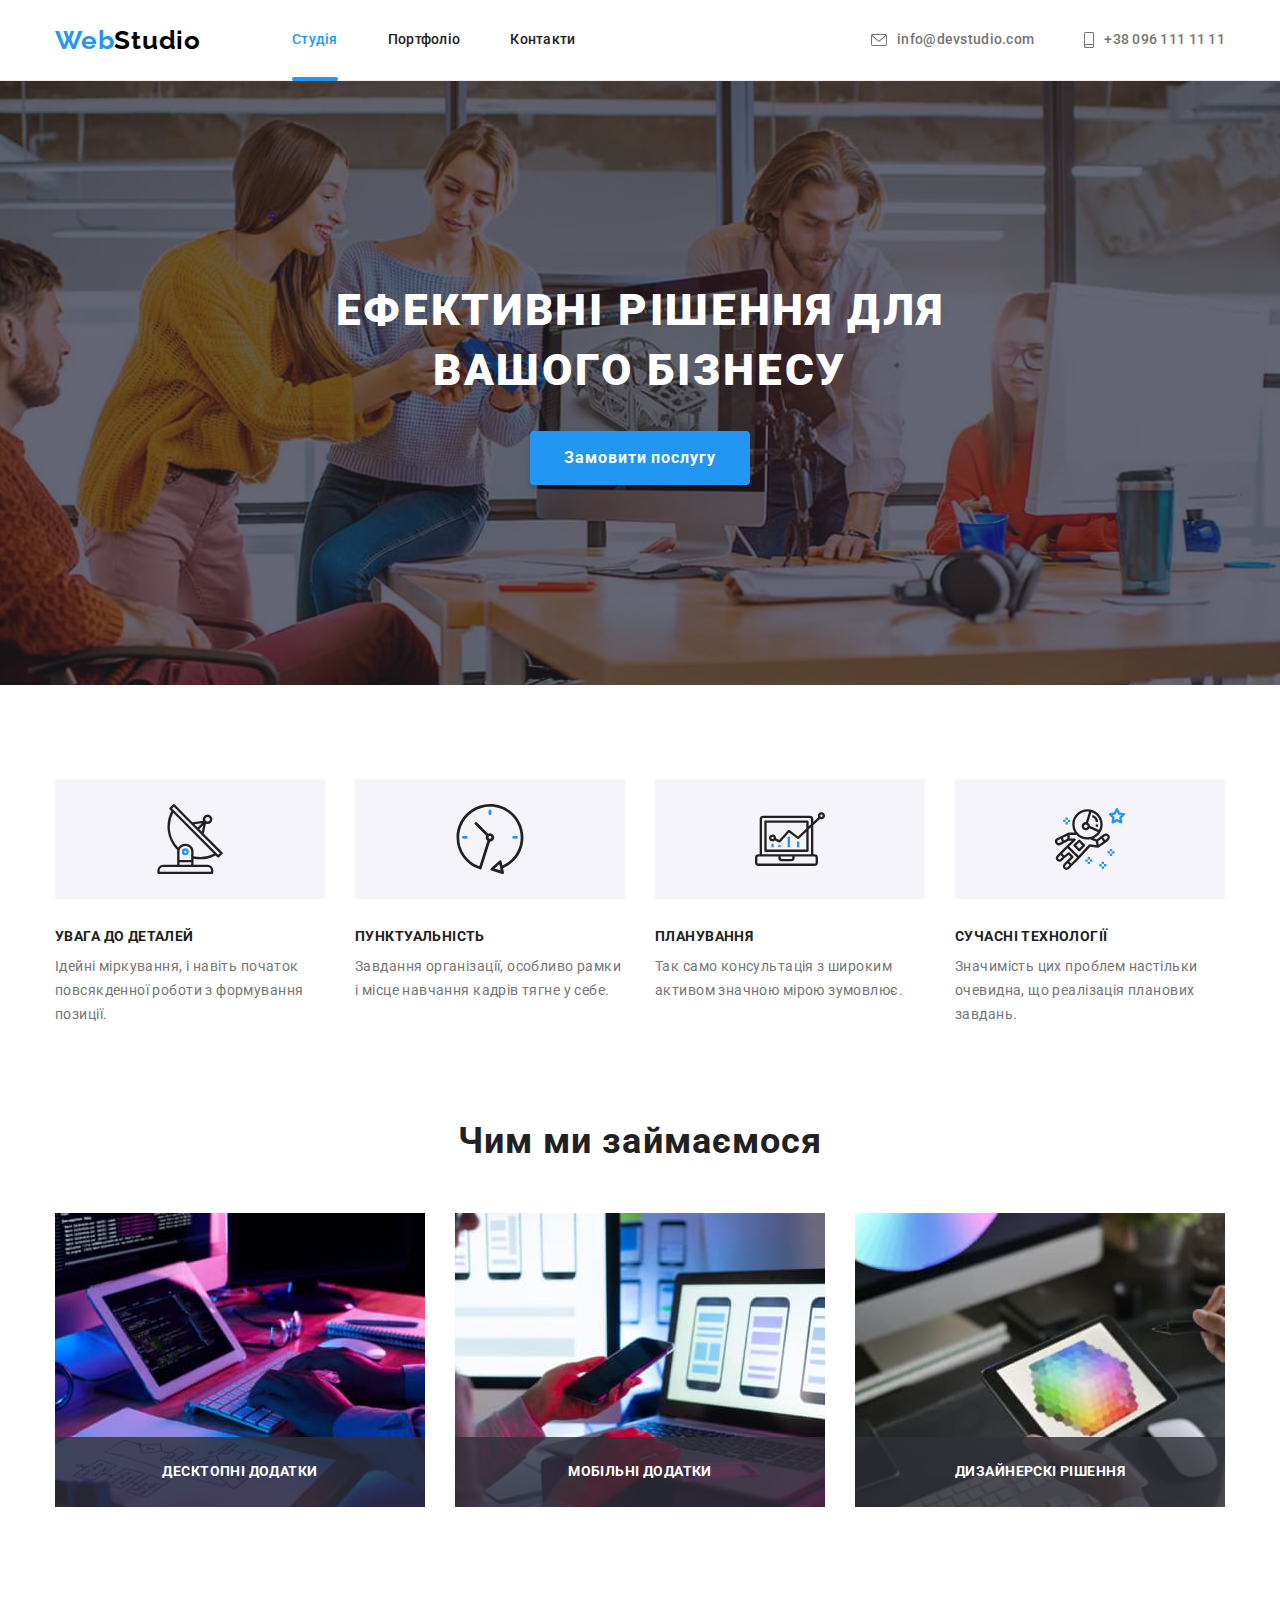
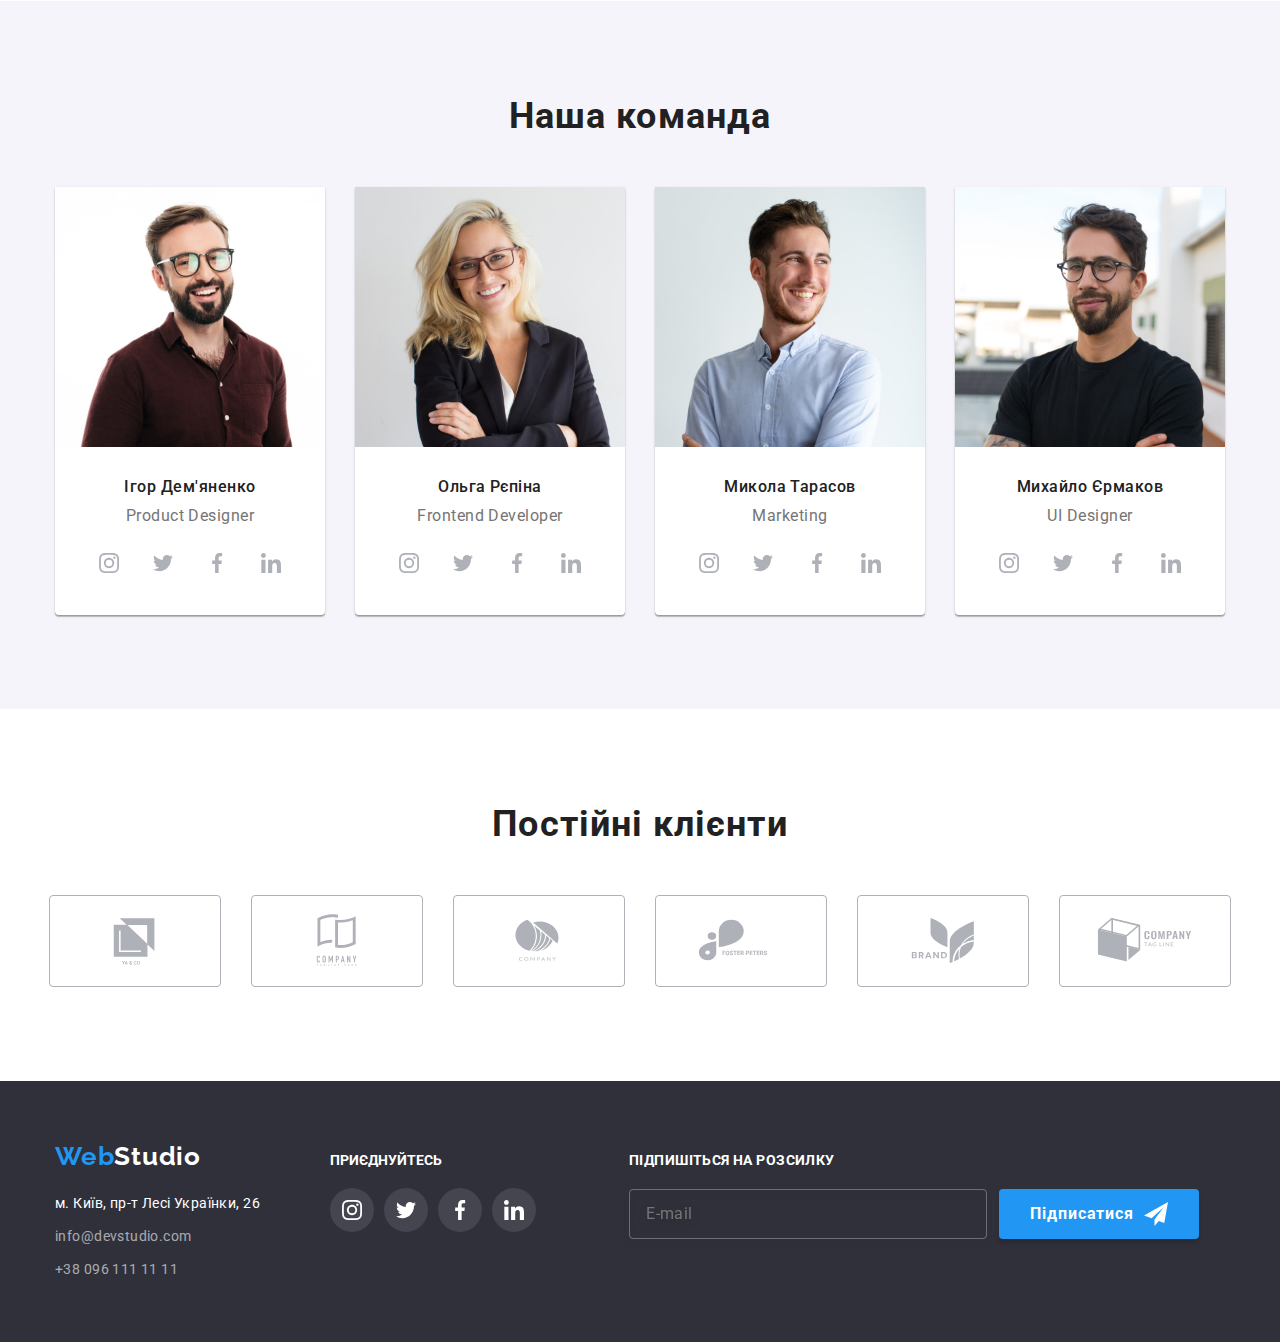
<file: index.html>
<!DOCTYPE html>
<html lang="uk">
  <head>
    <meta charset="UTF-8" />
    <meta http-equiv="X-UA-Compatible" content="IE=edge" />
    <meta name="viewport" content="width=device-width, initial-scale=1.0" />

    <title>WebStudio</title>
    <link rel="preconnect" href="https://fonts.googleapis.com" />
    <link rel="preconnect" href="https://fonts.gstatic.com" crossorigin />
    <link
      href="https://fonts.googleapis.com/css2?family=Raleway:wght@700&family=Roboto:wght@400;500;700;900&display=swap"
      rel="stylesheet"
    />
    <link
      rel="stylesheet"
      href="https://cdnjs.cloudflare.com/ajax/libs/modern-normalize/1.1.0/modern-normalize.min.css"
    />
    <link rel="stylesheet" href="./css/style.css" />
  </head>
  <body>
    <!--Шапка сайту-->
    <header class="page-header">
      <div class="container nav-contacts">
        <a class="logo link" href="index.html"
          >Web<span class="logo-wrap">Studio</span>
        </a>
        <nav class="main-nav">
          <ul class="nav list">
            <li class="item">
              <a class="site-nav link current" href="./index.html">Студія</a>
            </li>
            <li class="item">
              <a class="site-nav link" href="./portfolio.html">Портфоліо</a>
            </li>
            <li class="item">
              <a class="site-nav link" href="#">Контакти</a>
            </li>
          </ul>
        </nav>
        <ul class="contacts list">
          <li class="item">
            <a class="contacts-header link" href="mailto:info@devstudio.com"
              ><svg class="contacts-icon" width="16px" height="12px">
                <use href="./imges/sprite.svg#icon-envelope"></use>
              </svg>
              info@devstudio.com
            </a>
          </li>
          <li class="item">
            <a class="contacts-header link" href="tel:+380961111111"
              ><svg class="contacts-icon" width="10px" height="16px">
                <use href="./imges/sprite.svg#icon-smartphone"></use>
              </svg>
              +38 096 111 11 11</a
            >
          </li>
        </ul>
      </div>
    </header>
    <main>
      <!--Герой-->
      <section class="hero">
        <h1 class="hero-text">Ефективні рішення для вашого бізнесу</h1>
        <button class="hero-button" type="button" data-modal-open>
          Замовити послугу
        </button>
      </section>
      <!--Наші переваги-->
      <section class="section features">
        <div class="container">
          <h2 class="visually-hidden">Наші особливості</h2>
          <ul class="list features-list">
            <li class="item">
              <div class="features-icons">
                <svg class="features-picture" width="70" height="70">
                  <use href="./imges/sprite.svg#icon-antenna"></use>
                </svg>
              </div>
              <h3 class="features-tittle">УВАГА ДО ДЕТАЛЕЙ</h3>
              <p class="features-text">
                Ідейні міркування, і навіть початок повсякденної роботи з
                формування позиції.
              </p>
            </li>
            <li class="item">
              <div class="features-icons">
                <svg class="features-picture" width="70" height="70">
                  <use href="./imges/sprite.svg#icon-clock"></use>
                </svg>
              </div>
              <h3 class="features-tittle">ПУНКТУАЛЬНІСТЬ</h3>
              <p class="features-text">
                Завдання організації, особливо рамки і місце навчання кадрів
                тягне у себе.
              </p>
            </li>
            <li class="item">
              <div class="features-icons">
                <svg class="features-picture" width="70" height="70">
                  <use href="./imges/sprite.svg#icon-diagram"></use>
                </svg>
              </div>
              <h3 class="features-tittle">ПЛАНУВАННЯ</h3>
              <p class="features-text">
                Так само консультація з широким активом значною мірою зумовлює.
              </p>
            </li>
            <li class="item">
              <div class="features-icons">
                <svg class="features-picture" width="70" height="70">
                  <use href="./imges/sprite.svg#icon-astronaut"></use>
                </svg>
              </div>
              <h3 class="features-tittle">СУЧАСНІ ТЕХНОЛОГІЇ</h3>
              <p class="features-text">
                Значимість цих проблем настільки очевидна, що реалізація
                планових завдань.
              </p>
            </li>
          </ul>
        </div>
      </section>
      <!--Чим займаємося-->
      <section class="section no-padding">
        <div class="container">
          <h2 class="section-tittle">Чим ми займаємося</h2>
          <ul class="tittle list">
            <li class="item">
              <img src="./imges/html.jpg" alt="html" width="370" />
              <h3 class="tittle-text">ДЕСКТОПНІ ДОДАТКИ</h3>
            </li>
            <li class="item">
              <img src="./imges/js.jpg" alt="javascript" width="370" />
              <h3 class="tittle-text">МОБІЛЬНІ ДОДАТКИ</h3>
            </li>
            <li class="item">
              <img src="./imges/css.jpg" alt="css" width="370" />
              <h3 class="tittle-text">ДИЗАЙНЕРСКІ РІШЕННЯ</h3>
            </li>
          </ul>
        </div>
      </section>
      <!--Команда-->
      <section class="team section">
        <div class="container">
          <h2 class="section-tittle">Наша команда</h2>
          <ul class="personnel list">
            <li class="list-back">
              <img
                src="./imges/product_designer.jpg"
                alt="product_designer"
                width="270"
                height="260"
              />
              <div class="team-members">
                <h3 class="team-name">Ігор Дем'яненко</h3>
                <p class="team-text">Product Designer</p>
                <ul class="social-list list">
                  <li class="social-item">
                    <a class="social-icons" href="">
                      <svg width="20" height="20">
                        <use href="./imges/sprite.svg#icon-instagram"></use>
                      </svg>
                    </a>
                  </li>
                  <li class="social-item">
                    <a class="social-icons" href="">
                      <svg width="20" height="20">
                        <use href="./imges/sprite.svg#icon-twiter"></use>
                      </svg>
                    </a>
                  </li>
                  <li class="social-item">
                    <a class="social-icons" href="">
                      <svg width="20" height="20">
                        <use href="./imges/sprite.svg#icon-facebook"></use>
                      </svg>
                    </a>
                  </li>
                  <li class="social-item">
                    <a class="social-icons" href="">
                      <svg width="20" height="20">
                        <use href="./imges/sprite.svg#icon-linkedin"></use>
                      </svg>
                    </a>
                  </li>
                </ul>
              </div>
            </li>
            <li class="list-back">
              <img
                src="./imges/frontend_developer.jpg"
                alt="frontend_developer"
                width="270"
                height="260"
              />
              <div class="team-members">
                <h3 class="team-name">Ольга Рєпіна</h3>
                <p class="team-text">Frontend Developer</p>
                <ul class="social-list list">
                  <li class="social-item">
                    <a class="social-icons" href="">
                      <svg width="20" height="20">
                        <use href="./imges/sprite.svg#icon-instagram"></use>
                      </svg>
                    </a>
                  </li>
                  <li class="social-item">
                    <a class="social-icons" href="">
                      <svg width="20" height="20">
                        <use href="./imges/sprite.svg#icon-twiter"></use>
                      </svg>
                    </a>
                  </li>
                  <li class="social-item">
                    <a class="social-icons" href="">
                      <svg width="20" height="20">
                        <use href="./imges/sprite.svg#icon-facebook"></use>
                      </svg>
                    </a>
                  </li>
                  <li class="social-item">
                    <a class="social-icons" href="">
                      <svg width="20" height="20">
                        <use href="./imges/sprite.svg#icon-linkedin"></use>
                      </svg>
                    </a>
                  </li>
                </ul>
              </div>
            </li>
            <li class="list-back">
              <img
                src="./imges/marketing.jpg"
                alt="marketing"
                width="270"
                height="260"
              />
              <div class="team-members">
                <h3 class="team-name">Микола Тарасов</h3>
                <p class="team-text">Marketing</p>
                <ul class="social-list list">
                  <li class="social-item">
                    <a class="social-icons" href="">
                      <svg width="20" height="20">
                        <use href="./imges/sprite.svg#icon-instagram"></use>
                      </svg>
                    </a>
                  </li>
                  <li class="social-item">
                    <a class="social-icons" href="">
                      <svg width="20" height="20">
                        <use href="./imges/sprite.svg#icon-twiter"></use>
                      </svg>
                    </a>
                  </li>
                  <li class="social-item">
                    <a class="social-icons" href="">
                      <svg width="20" height="20">
                        <use href="./imges/sprite.svg#icon-facebook"></use>
                      </svg>
                    </a>
                  </li>
                  <li class="social-item">
                    <a class="social-icons" href="">
                      <svg width="20" height="20">
                        <use href="./imges/sprite.svg#icon-linkedin"></use>
                      </svg>
                    </a>
                  </li>
                </ul>
              </div>
            </li>
            <li class="list-back">
              <img
                src="./imges/ul_designer.jpg"
                alt="ul_designer"
                width="270"
                height="260"
              />
              <div class="team-members">
                <h3 class="team-name">Михайло Єрмаков</h3>
                <p class="team-text">UI Designer</p>
                <ul class="social-list list">
                  <li class="social-item">
                    <a class="social-icons" href="">
                      <svg width="20" height="20">
                        <use href="./imges/sprite.svg#icon-instagram"></use>
                      </svg>
                    </a>
                  </li>
                  <li class="social-item">
                    <a class="social-icons" href="">
                      <svg width="20" height="20">
                        <use href="./imges/sprite.svg#icon-twiter"></use>
                      </svg>
                    </a>
                  </li>
                  <li class="social-item">
                    <a class="social-icons" href="">
                      <svg width="20" height="20">
                        <use href="./imges/sprite.svg#icon-facebook"></use>
                      </svg>
                    </a>
                  </li>
                  <li class="social-item">
                    <a class="social-icons" href="">
                      <svg width="20" height="20">
                        <use href="./imges/sprite.svg#icon-linkedin"></use>
                      </svg>
                    </a>
                  </li>
                </ul>
              </div>
            </li>
          </ul>
        </div>
      </section>
      <!--Клієнти-->
      <section class="section customers">
        <div class="container">
          <h2 class="customers-title">Постійні клієнти</h2>
          <ul class="customers-list list">
            <li>
              <a class="customers-icon" href="#">
                <svg width="106" height="60">
                  <use href="imges/sprite.svg#icon-Client1"></use>
                </svg>
              </a>
            </li>
            <li>
              <a class="customers-icon" href="#">
                <svg width="106" height="60">
                  <use href="imges/sprite.svg#icon-Client2"></use>
                </svg>
              </a>
            </li>
            <li>
              <a class="customers-icon" href="#">
                <svg width="106" height="60">
                  <use href="imges/sprite.svg#icon-Client3"></use>
                </svg>
              </a>
            </li>
            <li>
              <a class="customers-icon" href="#">
                <svg width="106" height="60">
                  <use href="imges/sprite.svg#icon-Client4"></use>
                </svg>
              </a>
            </li>
            <li>
              <a class="customers-icon" href="#">
                <svg width="106" height="60">
                  <use href="imges/sprite.svg#icon-Client5"></use>
                </svg>
              </a>
            </li>
            <li>
              <a class="customers-icon" href="#">
                <svg width="106" height="60">
                  <use href="imges/sprite.svg#icon-Client6"></use>
                </svg>
              </a>
            </li>
          </ul>
        </div>
      </section>
    </main>
    <!--Футтер-->
    <footer class="footer">
      <div class="container footer-container">
        <div>
          <a class="logo link" href="#"
            >Web<span class="logo-footer">Studio</span>
          </a>
          <address>
            <ul class="list">
              <li class="list-footer">
                <a
                  class="footer-address link"
                  href="https://goo.gl/maps/43y1ShWH6YqDdSyP7"
                  target="_blank"
                  rel="noopener nofollow noreferrer "
                  >м. Київ, пр-т Лесі Українки, 26
                </a>
              </li>
              <li class="list-footer">
                <a class="footer-contacts link" href="mailto:info@devstudio.com"
                  >info@devstudio.com</a
                >
              </li>
              <li class="list-footer">
                <a class="footer-contacts link" href="tel:+380961111111"
                  >+38 096 111 11 11</a
                >
              </li>
            </ul>
          </address>
        </div>
        <div class="footer-icon">
          <h2 class="social-title">ПРИЄДНУЙТЕСЬ</h2>
          <ul class="footer-social-list list">
            <li>
              <a class="footer-social-icon" href="#">
                <svg width="20" height="20">
                  <use href="./imges/sprite.svg#icon-instagram"></use>
                </svg>
              </a>
            </li>
            <li>
              <a class="footer-social-icon" href="#">
                <svg width="20" height="20">
                  <use href="./imges/sprite.svg#icon-twiter"></use>
                </svg>
              </a>
            </li>
            <li>
              <a class="footer-social-icon" href="#">
                <svg width="20" height="20">
                  <use href="./imges/sprite.svg#icon-facebook"></use>
                </svg>
              </a>
            </li>
            <li>
              <a class="footer-social-icon" href="#">
                <svg width="20" height="20">
                  <use href="./imges/sprite.svg#icon-linkedin"></use>
                </svg>
              </a>
            </li>
          </ul>
        </div>
        <form class="form-subscribe">
          <div>
            <label for="subscribe-mail" class="form-subscribe-label">
              Підпишіться на розсилку</label
            >
            <input
              class="footer-input"
              name="subscribe-mail"
              id="subscribe-mail"
              type="mail"
              placeholder="E-mail"
            />
          </div>
          <button class="subscribe-button">
            Підписатися
            <svg class="icon-subscribe-button" width="24" height="24">
              <use href="./imges/sprite.svg#icon-send"></use>
            </svg>
          </button>
        </form>
      </div>
    </footer>
    <!--Модалка-->
    <div class="backdrop is-hidden" data-modal>
      <div class="modal">
        <button class="btn-modal-close" data-modal-close>
          <svg class="btn-modal-icon" width="18" height="18">
            <use href="./imges/sprite.svg#icon-close-btn"></use>
          </svg>
        </button>
        <b class="modal-tittle">Залиште свої дані, ми вам передзвонимо</b>
        <form class="form">
          <div class="form-field">
            <label for="name">Ім'я</label>

            <input class="form-input" type="text" name="name" id="name" />
            <svg class="form-icon" width="18" height="18">
              <use href="./imges/sprite.svg#icon-person-black"></use>
            </svg>
          </div>
          <div class="form-field">
            <label for="tel">Телефон</label>
            <input class="form-input" type="tel" name="tel" id="tel" />
            <svg class="form-icon" width="18" height="18">
              <use href="./imges/sprite.svg#icon-phone-black"></use>
            </svg>
          </div>
          <div class="form-field">
            <label for="mail">Пошта</label>
            <input class="form-input" type="email" name="mail" id="mail" />
            <svg class="form-icon" width="18" height="18">
              <use href="./imges/sprite.svg#icon-email-black"></use>
            </svg>
          </div>
          <div class="form-field form-field-comment">
            <label for="comment">Коментар</label>
            <textarea
              class="form-comment"
              name="comment"
              id="comment"
              cols="30"
              rows="10"
              placeholder="Введіть текст"
            ></textarea>
          </div>
          <label class="agreement">
            <input
              class="form-checkbox"
              type="checkbox"
              name="agreement"
              value="agree"
            />
            <svg class="icon-checkbox" width="16" height="15">
              <use href="./imges/sprite.svg#icon-checkbox"></use>
            </svg>
            <span class="text-agreement"
              >Погоджуюся з розсилкою та приймаю
              <a class="contract-text" href="#">Умови договору</a>
            </span>
          </label>
          <button class="form-button" type="submit">Відправити</button>
        </form>
      </div>
    </div>
    <script src="./js/modal.js"></script>
  </body>
</html>
</file>
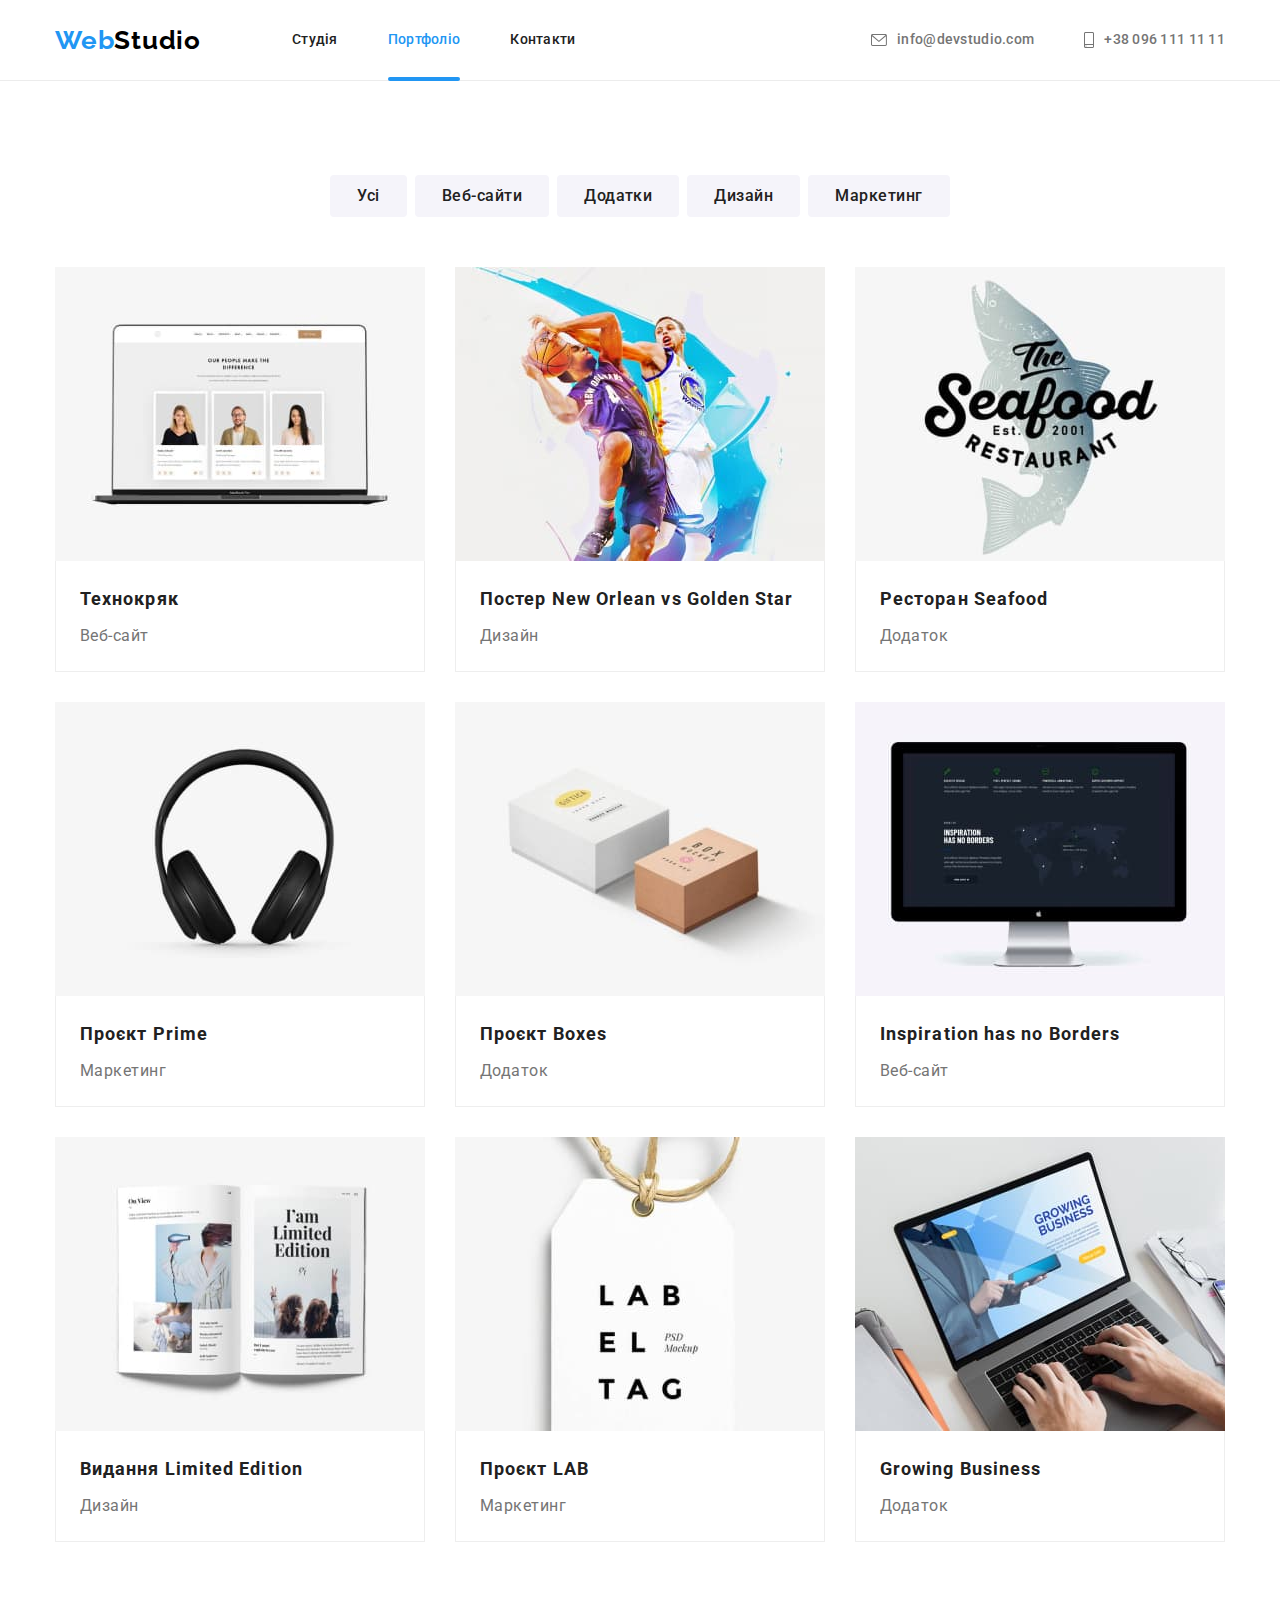
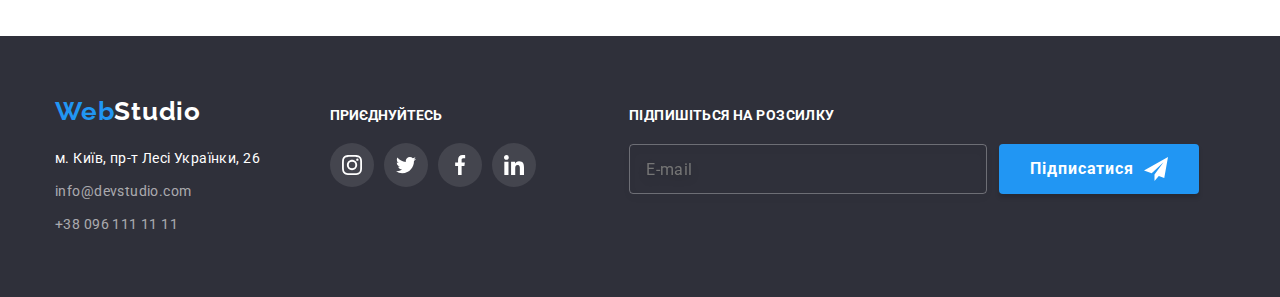
<file: portfolio.html>
<!DOCTYPE html>
<html lang="uk">
  <head>
    <meta charset="UTF-8" />
    <meta http-equiv="X-UA-Compatible" content="IE=edge" />
    <meta name="viewport" content="width=device-width, initial-scale=1.0" />
    <title>Portfolio</title>
    <link rel="preconnect" href="https://fonts.googleapis.com" />
    <link rel="preconnect" href="https://fonts.gstatic.com" crossorigin />
    <link
      href="https://fonts.googleapis.com/css2?family=Raleway:wght@700&family=Roboto:wght@400;500;700;900&display=swap"
      rel="stylesheet"
    />
    <link
      rel="stylesheet"
      href="https://cdnjs.cloudflare.com/ajax/libs/modern-normalize/1.1.0/modern-normalize.min.css"
    />
    <link rel="stylesheet" href="./css/style.css" />
  </head>
  <body>
    <!--Шапка сайту-->
    <header class="page-header">
      <div class="container nav-contacts">
        <a class="logo link" href="index.html"
          >Web<span class="logo-wrap">Studio</span>
        </a>
        <nav class="main-nav">
          <ul class="nav list">
            <li class="item">
              <a class="site-nav link" href="./index.html">Студія</a>
            </li>
            <li class="item">
              <a class="site-nav link current" href="./portfolio.html"
                >Портфоліо</a
              >
            </li>
            <li class="item">
              <a class="site-nav link" href="#">Контакти</a>
            </li>
          </ul>
        </nav>
        <ul class="contacts list">
          <li class="item">
            <a class="contacts-header link" href="mailto:info@devstudio.com"
              ><svg class="contacts-icon" width="16px" height="12px">
                <use href="./imges/sprite.svg#icon-envelope"></use>
              </svg>
              info@devstudio.com
            </a>
          </li>
          <li class="item">
            <a class="contacts-header link" href="tel:+380961111111"
              ><svg class="contacts-icon" width="10px" height="16px">
                <use href="./imges/sprite.svg#icon-smartphone"></use>
              </svg>
              +38 096 111 11 11</a
            >
          </li>
        </ul>
      </div>
    </header>
    <main>
      <!--Герой-->
      <section class="section">
        <div class="container">
          <h1 class="visually-hidden">Наші проекти</h1>
          <ul class="button-portfolio list">
            <li><button class="filter-button" type="button">Усі</button></li>
            <li>
              <button class="filter-button" type="button">Веб-сайти</button>
            </li>
            <li>
              <button class="filter-button" type="button">Додатки</button>
            </li>
            <li><button class="filter-button" type="button">Дизайн</button></li>
            <li>
              <button class="filter-button" type="button">Маркетинг</button>
            </li>
          </ul>
          <ul class="list project">
            <li class="works">
              <a class="project-list link" href="#">
                <div class="overlay">
                  <img
                    src="./imges/technokryk.jpg"
                    alt="websit-technokryk"
                    width="370"
                  />
                  <div class="overlay-hover">
                    <p class="overlay-text">
                      Ресурс пропонує комплексні пропозиції з різним рівнем
                      функціоналу та сервісів. Все це дозволить відвідувачу
                      отримати вичерпні відомості про компанію чи приватну
                      особу.
                    </p>
                  </div>
                </div>
                <div class="project-boder">
                  <h2 class="section-project">Технокряк</h2>
                  <p class="project-text">Веб-сайт</p>
                </div>
              </a>
            </li>
            <li class="works">
              <a class="project-list link" href="#">
                <div class="overlay">
                  <img
                    src="./imges/poster_new_orlean.jpg"
                    alt="poster-new-orlean-wih-golden-star"
                    width="370"
                  />
                  <div class="overlay-hover">
                    <p class="overlay-text">
                      Ресурс пропонує комплексні пропозиції з різним рівнем
                      функціоналу та сервісів. Все це дозволить відвідувачу
                      отримати вичерпні відомості про компанію чи приватну
                      особу.
                    </p>
                  </div>
                </div>
                <div class="project-boder">
                  <h2 class="section-project">
                    Постер New Orlean vs Golden Star
                  </h2>
                  <p class="project-text">Дизайн</p>
                </div>
              </a>
            </li>
            <li class="works">
              <a class="project-list link" href="#"
                ><div class="overlay">
                  <img
                    src="./imges/restaurant_seafood.jpg"
                    alt="banner-seafood-restaurant"
                    width="370"
                  />
                  <div class="overlay-hover">
                    <p class="overlay-text">
                      Ресурс пропонує комплексні пропозиції з різним рівнем
                      функціоналу та сервісів. Все це дозволить відвідувачу
                      отримати вичерпні відомості про компанію чи приватну
                      особу.
                    </p>
                  </div>
                </div>
                <div class="project-boder">
                  <h2 class="section-project">Ресторан Seafood</h2>
                  <p class="project-text">Додаток</p>
                </div>
              </a>
            </li>
            <li class="works">
              <a class="project-list link" href="#"
                ><div class="overlay">
                  <img
                    src="./imges/project_prime.jpg"
                    alt="headphones"
                    width="370"
                  />
                  <div class="overlay-hover">
                    <p class="overlay-text">
                      Ресурс пропонує комплексні пропозиції з різним рівнем
                      функціоналу та сервісів. Все це дозволить відвідувачу
                      отримати вичерпні відомості про компанію чи приватну
                      особу.
                    </p>
                  </div>
                </div>
                <div class="project-boder">
                  <h2 class="section-project">Проєкт Prime</h2>
                  <p class="project-text">Маркетинг</p>
                </div>
              </a>
            </li>
            <li class="works">
              <a class="project-list link" href="#"
                ><div class="overlay">
                  <img
                    src="./imges/project_box.jpg"
                    alt="two-boxes"
                    width="370"
                  />
                  <div class="overlay-hover">
                    <p class="overlay-text">
                      Ресурс пропонує комплексні пропозиції з різним рівнем
                      функціоналу та сервісів. Все це дозволить відвідувачу
                      отримати вичерпні відомості про компанію чи приватну
                      особу.
                    </p>
                  </div>
                </div>
                <div class="project-boder">
                  <h2 class="section-project">Проєкт Boxes</h2>
                  <p class="project-text">Додаток</p>
                </div>
              </a>
            </li>
            <li class="works">
              <a class="project-list link" href="#"
                ><div class="overlay">
                  <img
                    src="./imges/inspiration_hasnt_boders.jpg"
                    alt="websit-inspiration-hasnt-boders"
                    width="370"
                  />
                  <div class="overlay-hover">
                    <p class="overlay-text">
                      Ресурс пропонує комплексні пропозиції з різним рівнем
                      функціоналу та сервісів. Все це дозволить відвідувачу
                      отримати вичерпні відомості про компанію чи приватну
                      особу.
                    </p>
                  </div>
                </div>
                <div class="project-boder">
                  <h2 class="section-project">Inspiration has no Borders</h2>
                  <p class="project-text">Веб-сайт</p>
                </div>
              </a>
            </li>
            <li class="works">
              <a class="project-list link" href="#"
                ><div class="overlay">
                  <img
                    src="./imges/limitid_edition.jpg"
                    alt="book"
                    width="370"
                  />
                  <div class="overlay-hover">
                    <p class="overlay-text">
                      Ресурс пропонує комплексні пропозиції з різним рівнем
                      функціоналу та сервісів. Все це дозволить відвідувачу
                      отримати вичерпні відомості про компанію чи приватну
                      особу.
                    </p>
                  </div>
                </div>
                <div class="project-boder">
                  <h2 class="section-project">Видання Limited Edition</h2>
                  <p class="project-text">Дизайн</p>
                </div>
              </a>
            </li>
            <li class="works">
              <a class="project-list link" href="#"
                ><div class="overlay">
                  <img src="./imges/project_lab.jpg" alt="label" width="370" />
                  <div class="overlay-hover">
                    <p class="overlay-text">
                      Ресурс пропонує комплексні пропозиції з різним рівнем
                      функціоналу та сервісів. Все це дозволить відвідувачу
                      отримати вичерпні відомості про компанію чи приватну
                      особу.
                    </p>
                  </div>
                </div>
                <div class="project-boder">
                  <h2 class="section-project">Проєкт LAB</h2>
                  <p class="project-text">Маркетинг</p>
                </div>
              </a>
            </li>
            <li class="works">
              <a class="project-list link" href="#"
                ><div class="overlay">
                  <img
                    src="./imges/growing_business.jpg"
                    alt="laptop-with-app"
                    width="370"
                  />
                  <div class="overlay-hover">
                    <p class="overlay-text">
                      Ресурс пропонує комплексні пропозиції з різним рівнем
                      функціоналу та сервісів. Все це дозволить відвідувачу
                      отримати вичерпні відомості про компанію чи приватну
                      особу.
                    </p>
                  </div>
                </div>
                <div class="project-boder">
                  <h2 class="section-project">Growing Business</h2>
                  <p class="project-text">Додаток</p>
                </div>
              </a>
            </li>
          </ul>
        </div>
      </section>
    </main>
    <!--Футтер-->
    <footer class="footer">
      <div class="container footer-container">
        <div>
          <a class="logo link" href="#"
            >Web<span class="logo-footer">Studio</span>
          </a>
          <address>
            <ul class="list">
              <li class="list-footer">
                <a
                  class="footer-address link"
                  href="https://goo.gl/maps/43y1ShWH6YqDdSyP7"
                  target="_blank"
                  rel="noopener nofollow noreferrer "
                  >м. Київ, пр-т Лесі Українки, 26
                </a>
              </li>
              <li class="list-footer">
                <a class="footer-contacts link" href="mailto:info@devstudio.com"
                  >info@devstudio.com</a
                >
              </li>
              <li class="list-footer">
                <a class="footer-contacts link" href="tel:+380961111111"
                  >+38 096 111 11 11</a
                >
              </li>
            </ul>
          </address>
        </div>
        <div class="footer-icon">
          <h2 class="social-title">ПРИЄДНУЙТЕСЬ</h2>
          <ul class="footer-social-list list">
            <li>
              <a class="footer-social-icon" href="#">
                <svg width="20" height="20">
                  <use href="./imges/sprite.svg#icon-instagram"></use>
                </svg>
              </a>
            </li>
            <li>
              <a class="footer-social-icon" href="#">
                <svg width="20" height="20">
                  <use href="./imges/sprite.svg#icon-twiter"></use>
                </svg>
              </a>
            </li>
            <li>
              <a class="footer-social-icon" href="#">
                <svg width="20" height="20">
                  <use href="./imges/sprite.svg#icon-facebook"></use>
                </svg>
              </a>
            </li>
            <li>
              <a class="footer-social-icon" href="#">
                <svg width="20" height="20">
                  <use href="./imges/sprite.svg#icon-linkedin"></use>
                </svg>
              </a>
            </li>
          </ul>
        </div>
        <form class="form-subscribe">
          <div>
            <label for="subscribe-mail" class="form-subscribe-label">
              Підпишіться на розсилку</label
            >
            <input
              class="footer-input"
              name="subscribe-mail"
              id="subscribe-mail"
              type="mail"
              placeholder="E-mail"
            />
          </div>
          <button class="subscribe-button">
            Підписатися
            <svg class="icon-subscribe-button" width="24" height="24">
              <use href="./imges/sprite.svg#icon-send"></use>
            </svg>
          </button>
        </form>
      </div>
    </footer>
  </body>
</html>
</file>
<file: css/style.css>
/*колір основного тексту #212121;*/
/*колір допоміжного тексту #757575;*/
/*білий колір #FFFFFF;*/
/*акцент  #2196F3;*/

:root {
    --main-font: 'Roboto', sans-serif;
    /*колір-змінні*/
    --main-color:#212121;
    --secondary-color:#757575;
    --akcent-color:#2196F3;
    --white-color:#FFFFFF;
    --logo-secondary-color: #000000;
    --hero-footer-background:#2F303A;
    --background-team:#F5F4FA;
    --button-hover:#188CE8;
    --footer-contact-color:rgba(255, 255, 255, 0.6);
    --icon-color: #AFB1B8;
    --akcent-color-transparency:rgba(33, 150, 243, 0.9);
    --boder-color:#21212133;
}
body{
    background-color:var(--white-color);
    font-family:var(--main-font);
    color:var(--main-color);
    font-size: 14px;
}
.list {
    padding: 0;
    margin: 0;
    list-style: none;
}
.link {
    text-decoration: none;
    font-style: normal;
}
ul,h1,h2,h3,h4,h5,h6,p{
    margin: 0;
    padding: 0;
}
.visually-hidden {
    position: absolute;
    white-space: nowrap;
    width: 1px;
    height: 1px;
    overflow: hidden;
    border: 0;
    padding: 0;
    clip: rect(0 0 0 0);
    clip-path: inset(50%);
    margin: -1px;
}
img {
    display: block;
}
.container {
    margin-left: auto;
    margin-right: auto;
    padding-left: 15px;
    padding-right: 15px;
    width: 1200px;
    /* outline: 2px dashed blueviolet; */
}


.current::after {
    content: '';
    position: absolute;
    display: block;
    bottom: -1px;
    width: 100%;
    height: 4px;
    background-color: var(--akcent-color);
    border-radius: 2px;
}

 /*Шапка сайту*/
 .page-header{
    border-bottom: 1px solid #ECECEC;
 }
.nav-contacts{
    align-items: center;
    display: flex;
}
.logo{
    color: var(--akcent-color);
    font-family: 'Raleway';
    font-weight: 700;
    font-size: 26px;
    line-height: 1.19;
    letter-spacing: 0.03em;
    
}
.logo-wrap{
    color: var(--logo-secondary-color);
}
.nav{
    display: flex;
}

.nav .item +.item{
    margin-left: 50px;
}
.main-nav{
    margin-left: 91px;
}
.site-nav{
    transition: color 250ms cubic-bezier(0.4, 0, 0.2, 1);

    display: block;
    padding-top: 32px;
    padding-bottom: 32px;

    color: var(--main-color);
    font-weight: 500;
    line-height: 1.14;
    letter-spacing: 0.02em
}
.site-nav:hover, .site-nav:focus{
    color: var(--akcent-color);
}
.current {
    color: var(--akcent-color);
    position: relative;

}
.contacts{
    display: flex;
    margin-left: auto;
}
.contacts .item + .item{
margin-left: 50px;
}
.contacts-header {
    transition: color 250ms cubic-bezier(0.4, 0, 0.2, 1);

    align-items: center;
    display: flex;
    padding-top: 32px;
    padding-bottom: 32px;
    
    color: var(--secondary-color);
    font-weight: 500;
    line-height: 1.14;
    letter-spacing: 0.02em;
}
.contacts-header:hover,.contacts-header:focus{
    color: var(--akcent-color);
}
.contacts-icon{
    fill: currentColor;
    margin-right: 10px;
}

/*Герой*/
.hero{
    
    background-size: cover;
    background-position: center;
    background-repeat: no-repeat;
    background-image:linear-gradient( to right,rgba(47, 48, 58, 0.4),rgba(47, 48, 58, 0.4)),url(../imges/header.jpg);
    margin-left: auto;
    margin-right: auto;
    max-width: 1600px;
    padding-top: 200px;
    padding-bottom: 200px;
    text-align: center; 
    background-color:rgba(47, 48, 58, 0.4);
}
.hero-text{
    margin-bottom: 30px;
    margin-left: auto;
    margin-right: auto;
    text-align: center;
    width: 696px;
    
    color:var(--white-color);
    font-weight: 900;
    font-size: 44px;
    line-height: 1.36;
    letter-spacing: 0.06em;
    text-transform: uppercase;

}

.hero-button{
    transition: background-color 250ms cubic-bezier(0.4, 0, 0.2, 1);

    border-radius: 4px;
    padding: 10px 32px;
    background-color: var(--akcent-color);
    color: var(--white-color);
    cursor: pointer;
    border-color:transparent;
    box-shadow: 0px 4px 4px rgba(0, 0, 0, 0.15);
    font-family: var(--main-font);
    font-weight: 700;
    font-size: 16px;
    line-height: 1.9;
    letter-spacing: 0.06em;
}
.hero-button:hover,
.hero-button:focus {
    background-color: var(--button-hover)
}
/*Наші переваги*/
.features-icons{
    display: flex;
    justify-content: center;
    align-items: center;
    background-color: #F5F4FA;
    height: 120px;
    margin-bottom: 30px;

}
.section{
    padding-top: 94px;
    padding-bottom: 94px;    
}
.features-list{
    display: flex;
    flex-wrap: wrap;
    gap: 30px;
}
.features-list>.item{
    flex-basis: calc((100% - 90px) / 4);
}

.section.no-padding{
padding-top: 0;
}
.features-tittle{
    margin-top: 0;
    margin-bottom: 10px;
    color: var(--main-color);
    font-weight: 700;
    font-size: 14px;
    line-height: 1.14;
    letter-spacing: 0.03em;
}
.features-text{
    color: var(--secondary-color);
    font-size: 14px;
    line-height: 1.7;
    letter-spacing: 0.03em;
}
/*Чим займаємося*/
.item{
    position: relative;
}
.tittle-text{
    position: absolute;
    bottom: 0;

    display: flex;
    justify-content: center;
    align-items: center;
    height: 70px;
    width: 100%;
    background-color:  rgba(47, 48, 58, 0.8);

    color: var(--white-color);
    font-style: normal;
    font-weight: 700;
    font-size: 14px;
    line-height: 1.14;
    letter-spacing: 0.03em;
    text-transform: uppercase;
}

.section-tittle{
    margin-top: 0;
    margin-bottom: 50px;

    text-align: center;
    font-weight: 700;
    font-size: 36px;
    line-height: 1.17;
    letter-spacing: 0.03em;
}
.tittle{

    display: flex;
    flex-wrap: wrap;
    gap: 30px;
    
}
.tittle .item{
flex-basis: calc((100% - 60px) / 3);
}
.tittle .item:last-child{
    margin-right: 0px;
}
/*Команда*/
.team{
    background-color:var(--background-team);
}
.personnel{
    display: flex;
    flex-wrap: wrap;
    gap: 30px;
}
.personnel .list-back{ 
flex-basis: calc((100% - 90px) / 4);
   
}
.personnel .list-back:last-child{
    margin-right: 0px;
}
.team-members{
    padding-top: 30px;
    padding-bottom: 30px;
}

.team-name{
    margin-bottom: 10px;
    text-align: center;
    margin-bottom: 10px;
    font-weight: 500;
    font-size: 16px;
    line-height: 1.19;
    letter-spacing: 0.03em;
    
}
.team-text{
    text-align: center;
    color: var(--secondary-color);
    font-size: 16px;
    line-height: 1.19;
    letter-spacing: 0.03em;
}
.list-back{
    border-radius: 0px 0px 4px 4px;
    box-shadow: 0px 1px 3px rgba(0, 0, 0, 0.12),
    0px 1px 1px rgba(0, 0, 0, 0.14),
    0px 2px 1px rgba(0, 0, 0, 0.2);
    background-color: var(--white-color);

}
.social-list{
    display: flex;
    justify-content: center;
    align-items: center;
    gap: 10px;
    margin-top: 16px;
}
.social-icons{
    transition: fill 250ms cubic-bezier(0.4, 0, 0.2, 1), background-color 250ms cubic-bezier(0.4, 0, 0.2, 1);
 

    fill: var(--icon-color);
    display: block;
    width: 44px;
    height: 44px;
    padding: 12px;
    border-radius: 50%;
}
.social-icons:hover,.social-icons:focus{
    fill: var(--white-color);
    background-color: var(--akcent-color);
}
/*Постійні клієнти*/
.customers-icon:hover,.customers-icon:focus{
   border-color: var(--akcent-color);
   fill: var(--akcent-color);

}
.customers-icon{
    transition: border-color 250ms cubic-bezier(0.4, 0, 0.2, 1),fill 250ms cubic-bezier(0.4, 0, 0.2, 1);

    display: flex;
    justify-content: center;
    align-items: center;
    height: 92px;
    border: 1px solid #AFB1B8;
    border-radius: 4px;
    padding: 16px 32px;
    fill: var(--icon-color);
}
.customers-list{
    display: flex;
    justify-content: center;
    align-items: center;
    gap: 30px;
}
.customers-title{
        margin-top: 0;
        margin-bottom: 50px;
        text-align: center;
        font-weight: 700;
        font-size: 36px;
        line-height: 1.17;
        letter-spacing: 0.03em
}
/*Футер*/
.footer-social-icon{
    transition: background-color 250ms cubic-bezier(0.4, 0, 0.2, 1);

    display: block;
    border-radius: 50%;
    padding: 12px;
    width: 44px;
    height:44px;
    background-color:rgba(255, 255, 255, 0.1);
    fill: var(--white-color);
}
.footer-social-icon:hover,.footer-social-icon:focus{
    background-color: var(--akcent-color);
}
.footer-icon{
    margin-left: 70px;
}
.footer-social-list{
    gap: 10px;
    margin-top: 20px;
    display: flex;
    justify-content:center;
    align-items: center;
}
.social-title{
    color: #FFFFFF;
    font-weight: 700;
    font-size: 14px;
    line-height: 1.142;
  
}
.footer-container{
    align-items: baseline;
    display: flex;
}
.footer{
    padding-bottom: 60px;
    padding-top: 60px;
    background-color:var(--hero-footer-background) ;
}

.logo-footer {
    color: var(--white-color);
}
address{
    margin-top: 20px;
}
.list-footer:not(:last-child){
    margin-bottom: 9px;
}
.footer-address{
    color: var(--white-color);
    letter-spacing: 0.03em;
    line-height:1.71;
}
.footer-contacts{
    transition: color 250ms cubic-bezier(0.4, 0, 0.2, 1);

    color:var(--footer-contact-color) ;
    letter-spacing: 0.03em;
    line-height:1.71;
}
.footer-contacts:hover, .footer-contacts:focus,.footer-address:hover,.footer-address:focus {
    color:var(--akcent-color);
}
.social-title {
    color: #FFFFFF;
    font-weight: 700;
    font-size: 14px;
    line-height: 1.142;

}
.form-subscribe{
    display: flex;
    margin-left: 93px;
    gap: 12px;
    align-items: flex-end;
}

.form-subscribe-label {
    display: block;
    font-weight: 700;
    font-size: 14px;
    line-height: 1.14;
    letter-spacing: 0.03em;
    text-transform: uppercase;
    color:var(--white-color);
    margin-bottom: 20px;

}
.footer-input{
    display: block;
    font-size: 16px;
    line-height: 1.25;
    letter-spacing: 0.03em;
    color:var(--white-color);
    width: 358px;
    height: 50px;
    margin: 0;
    padding: 15px 16px;
    cursor: pointer;
    border: 1px solid #FFFFFF4D;
    filter: drop-shadow(0px 4px 4px rgba(0, 0, 0, 0.15));
    border-radius: 4px;
    background-color: transparent;
    transition: border-color 250ms cubic-bezier(0.4, 0, 0.2, 1);
}
.footer-input:hover,.footer-input:focus {
    border-color: var(--akcent-color);
}

.subscribe-button {
    display: flex;
    align-items: center;
    justify-content: center;
    gap: 10px;
    width: 200px;
    height: 50px;
    font-weight: 700;
    font-size: 16px;
    line-height: 1.87;
    letter-spacing: 0.06em;
    color:var(--white-color);
    background-color:var(--akcent-color);
    box-shadow: 0px 4px 4px rgb(0 0 0 / 15%);
    border-radius: 4px;
    border: transparent;
    cursor: pointer;
    transition: background-color 250ms cubic-bezier(0.4, 0, 0.2, 1);
}
.subscribe-button:hover,
.subscribe-button:focus {
    background-color: var(--button-hover);
}
.icon-subscribe-button{
  fill: var(--white-color);
  display: inline-flex;
}

/*Портфоліо*/
/*Проекти*/
.filter-button{
transition: box-shadow 250ms cubic-bezier(0.4, 0, 0.2, 1),
color 250ms cubic-bezier(0.4, 0, 0.2, 1),
background-color 250ms cubic-bezier(0.4, 0, 0.2, 1);

padding: 6px 25px;
border-radius: 4px ;
color: var(--main-color);
border-color: transparent;
cursor: pointer;
background-color: var(--background-team);
font-family: inherit;
font-weight: 500;
font-size: 16px;
line-height: 1.62;
text-align: center;
letter-spacing: 0.03em;
}
.filter-button:hover,.filter-button:focus{
box-shadow: 0px 3px 1px rgba(0, 0, 0, 0.1), 0px 1px 2px rgba(0, 0, 0, 0.08), 0px 2px 2px rgba(0, 0, 0, 0.12);
color: var(--white-color);
background: var(--akcent-color);
}
.button-portfolio{
    gap: 8px;
    margin-bottom: 50px;
    display: flex;
    flex-wrap: wrap;
    justify-content: center;
}

.project{
    display: flex;
    flex-wrap:wrap ;
    gap: 30px;
}
.works{
 flex-basis:calc((100% - 60px) / 3) ; 
}
.project-list{
    transition: box-shadow 250ms cubic-bezier(0.4, 0, 0.2, 1);

    display: block;
}
.project-list:hover, .project-list:focus{
    box-shadow: 0px 1px 1px rgba(0, 0, 0, 0.12), 0px 4px 4px rgba(0, 0, 0, 0.06), 1px 4px 6px rgba(0, 0, 0, 0.16); 
}
.section-project{
    margin-top: 0;
    margin-bottom: 4px;
    color: var(--main-color);
    font-weight: 700;
    font-size: 18px;
    line-height: 2;
    letter-spacing: 0.06em;
}
.project-text {
    color: var(--secondary-color);
    font-size: 16px;
    line-height: 1.88;
    letter-spacing: 0.03em;
}
.project-boder{
    padding: 20px 24px;
    border-right-width: 1px;
    border-right-style: solid;
    border-right-color: #EEEEEE;
    border-left-width: 1px;
    border-left-style: solid;
    border-left-color: #EEEEEE;
    border-bottom-width: 1px;
    border-bottom-style: solid;
    border-bottom-color: #EEEEEE;

}
.overlay{
    position: relative;
    overflow: hidden; 
}
.overlay-hover{
    
    transition: transform 250ms cubic-bezier(0.4, 0, 0.2, 1);
    transform: translateY(100%);
    position: absolute;
    top: 0;
    left: 0;
    width: 100%;
    height: 100%;
    background-color:var(--akcent-color-transparency);
}

.works:focus .overlay-hover,.works:hover .overlay-hover{
    transform: translateY(0);
} 
.overlay-text{
    position: absolute;
    left: 24px;
    top: 63px;
    max-width: 322px;

    font-size: 18px;
    line-height: 1.56;
    letter-spacing: 0.03em;
    color: #FFFFFF;
}
   /* модалка */

.backdrop{
    position: fixed;
    top: 0;
    left: 0;
    width: 100%;
    height: 100%;
    background-color: rgba(0, 0, 0, 0.2);
    transition: opacity 250ms cubic-bezier(0.4, 0, 0.2, 1),
    visibility 250ms cubic-bezier(0.4, 0, 0.2, 1);
}
.backdrop.is-hidden{
    visibility: hidden;
    opacity: 0;
    pointer-events: none;
}
.modal{
    position: absolute;
    top: 50%;
    left: 50%;
    transform: translate(-50%, -50%);
    transition: transform 250ms cubic-bezier(0.4, 0, 0.2, 1);
    box-shadow: 0px 1px 3px rgba(0, 0, 0, 0.12), 0px 1px 1px rgba(0, 0, 0, 0.14),
    0px 2px 1px rgba(0, 0, 0, 0.2);
    text-align: center;

    padding: 40px;
    min-width: 528px;
    min-height: 581px;
    border-radius: 4px;
    background-color: var(--white-color);
}
.btn-modal-close{
    transition: fill 250ms cubic-bezier(0.4, 0, 0.2, 1);
    position: absolute;
    width: 30px;
    height: 30px;
    top: 8px;
    right: 8px;
    fill:var(--logo-secondary-color);
    background: var(--white-color);
    border: 1px solid rgba(0, 0, 0, 0.1);
    border-radius: 50%;
    cursor: pointer;
   
    display: flex;
    align-items: center;
    justify-content: center; 
}
.btn-modal-close:hover,.btn-modal-close:focus {
    fill: var(--akcent-color);
}
   /* форма */
   .modal-tittle{
    display: block;
    margin-bottom: 12px;
    font-weight: 700;
    font-size: 20px;
    line-height: 23px;
    text-align: center;
    letter-spacing: 0.03em;
   }
.form{
    
    display: block;
    
}
.form-field{
    position: relative;
    width: 448px;
    margin-bottom: 10px;
    text-align: left;
    display: flex;
    flex-direction: column;
}
.form-field-comment{
    margin-bottom: 0;
}
.form-input {
    position: relative;
    display: block;

    width: 100%;
    margin: 0;
    padding: 11px 12px 11px 42px;
    cursor: pointer;
    border: 1px solid var(--boder-color);
    border-radius: 4px; 

    font: inherit;
    font-size: 14px;
    line-height: 16px;
    letter-spacing: 0.01em;

   
    transition: border-color 250ms cubic-bezier(0.4, 0, 0.2, 1), outline-color 250ms cubic-bezier(0.4, 0, 0.2, 1);
}
.form-field:hover .form-icon,
.form-field:hover .form-input,
.form-input:focus +.form-icon,
.form-input:focus{
    border-color:var(--akcent-color);
    fill: var(--akcent-color);
    outline-color: var(--akcent-color);
}


.form-field>label{
    margin-bottom: 4px;
}
.form-icon {
    transition: fill 250ms cubic-bezier(0.4, 0, 0.2, 1);
    fill: var(--main-color);
    position: absolute;
    top: 50%;
    margin-left: 12px;
    cursor: pointer;
}

.form-comment {
    transition: border-color 250ms cubic-bezier(0.4, 0, 0.2, 1), outline-color 250ms cubic-bezier(0.4, 0, 0.2, 1);

    display: block;
    resize: none;
    padding: 12px 16px;
    margin-bottom: 0;
    width: 100%;
    height: 120px;
    border: 1px solid var(--boder-color);

    font-size: 14px;
    line-height: 1.67;
    letter-spacing: 0.01em;
    cursor: pointer;
    color: var(--main-color);

}

.form-comment:hover,
.form-comment:focus {
    border-color: var(--akcent-color);
    outline-color: var(--akcent-color);
}

.form-button{
    transition: background-color 250ms cubic-bezier(0.4, 0, 0.2, 1);
    
    
    margin-top: 30px;
    width: 200px;
    border-radius: 4px;
    padding: 10px 52px;
    background-color: var(--akcent-color);
    color: var(--white-color);
    cursor: pointer;
    border-color: transparent;
    box-shadow: 0px 4px 4px rgba(0, 0, 0, 0.15);

    font-family: var(--main-font);
    font-weight: 700;
    font-size: 16px;
    line-height: 1.9;
    letter-spacing: 0.06em;
}

.form-button:hover,.form-button:focus {
background-color: var(--button-hover);
}
/* чекбокс  */
.form-checkbox{
    -webkit-appearance: none;
    -moz-appearance: none;
    appearance: none;
    position: absolute;  
}

.agreement{
    display: flex;
    align-items: center;
    justify-content: center;
    
    gap: 7px;
    margin-top: 20px;

    font-size: 14px;
    line-height: 1.71;
    letter-spacing: 0.03em;
    color: var(--secondary-color);
}
.icon-checkbox{
fill: var(--white-color);
background-color: transparent;
border: 2px solid var(--main-color);
border-radius: 2px;
cursor: pointer;

transition: border-color 250ms cubic-bezier(0.4, 0, 0.2, 1),
background-color 250ms cubic-bezier(0.4, 0, 0.2, 1);

}

.form-checkbox:checked+.icon-checkbox{
    background-color: var(--akcent-color);
    border-color: transparent;
    background-origin: content-box;
    outline-color: transparent;
}
.form-checkbox:focus+.icon-checkbox,.form-checkbox:hover+.icon-checkbox {
    outline: 2px solid var(--akcent-color);
    border-color: transparent;
}

.text-agreement{
user-select: none;
}
.contract-text{
    color: var(--akcent-color);

}
</file>
